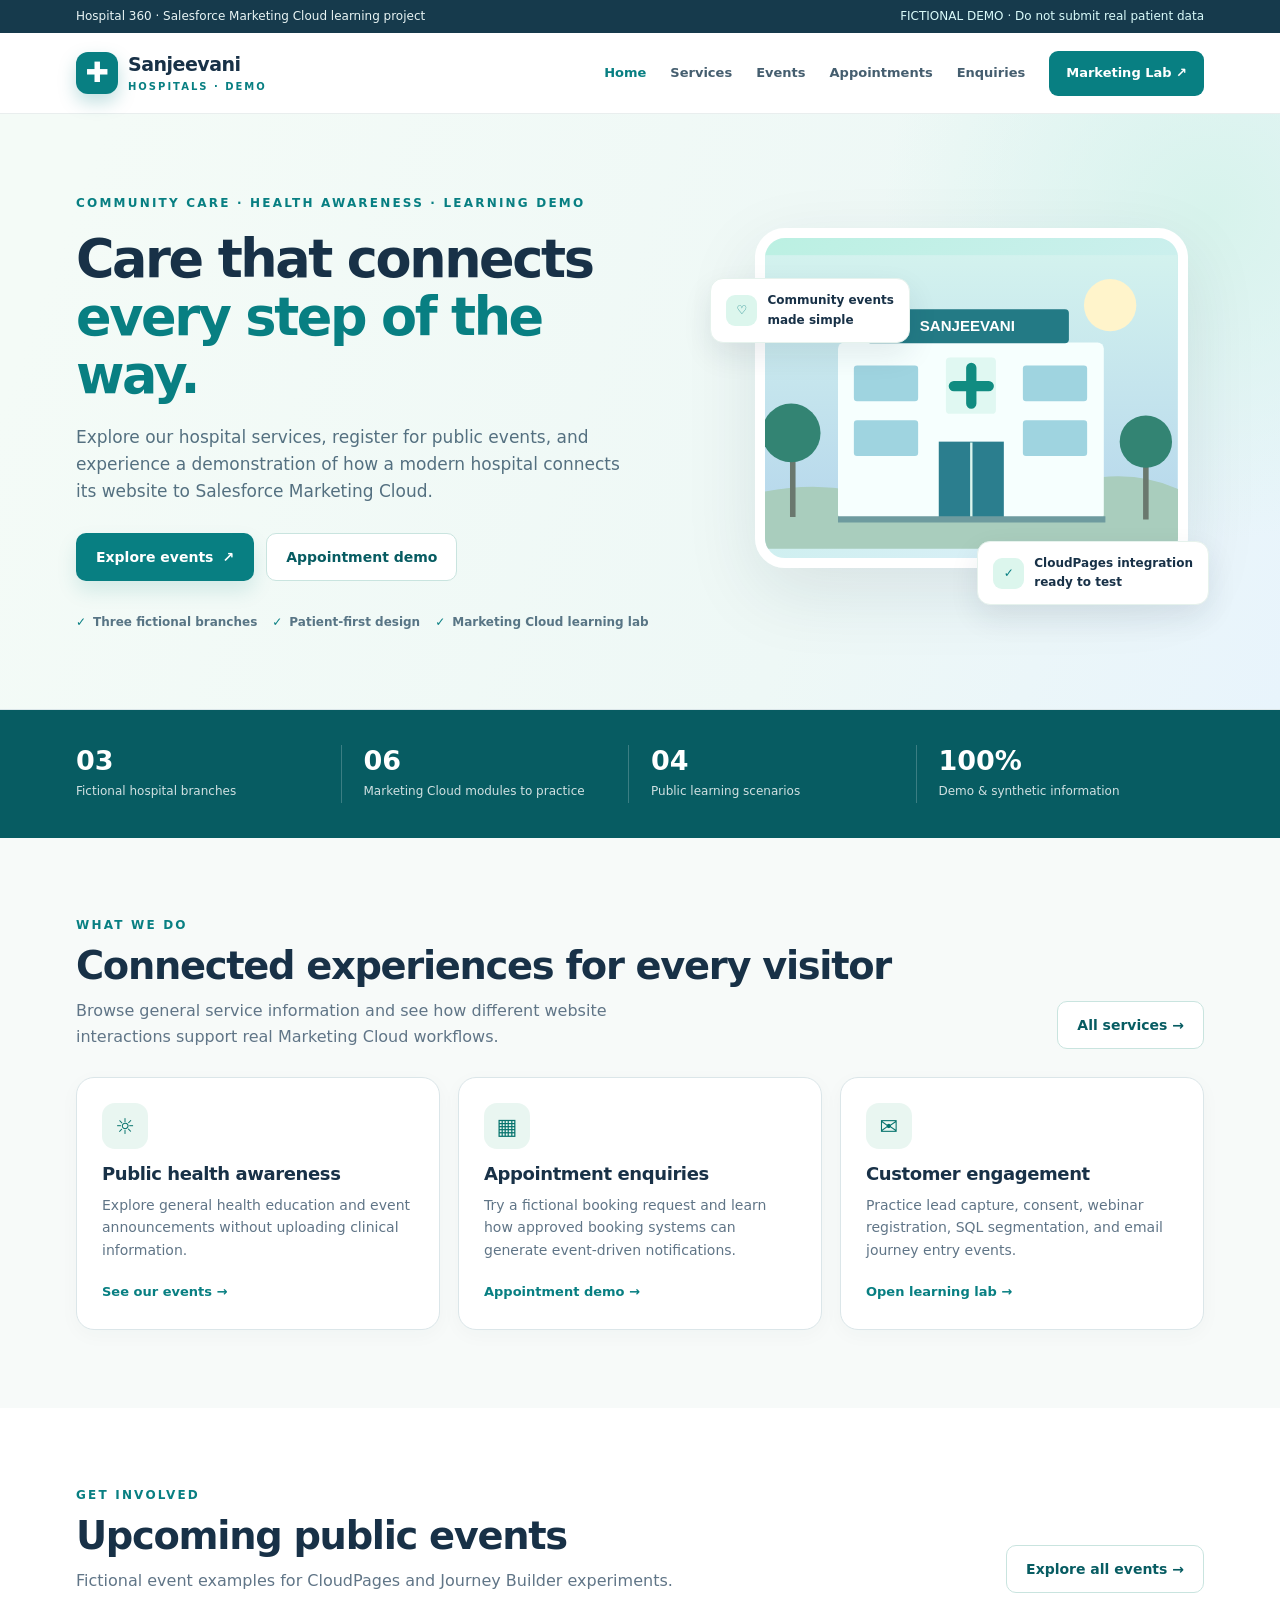
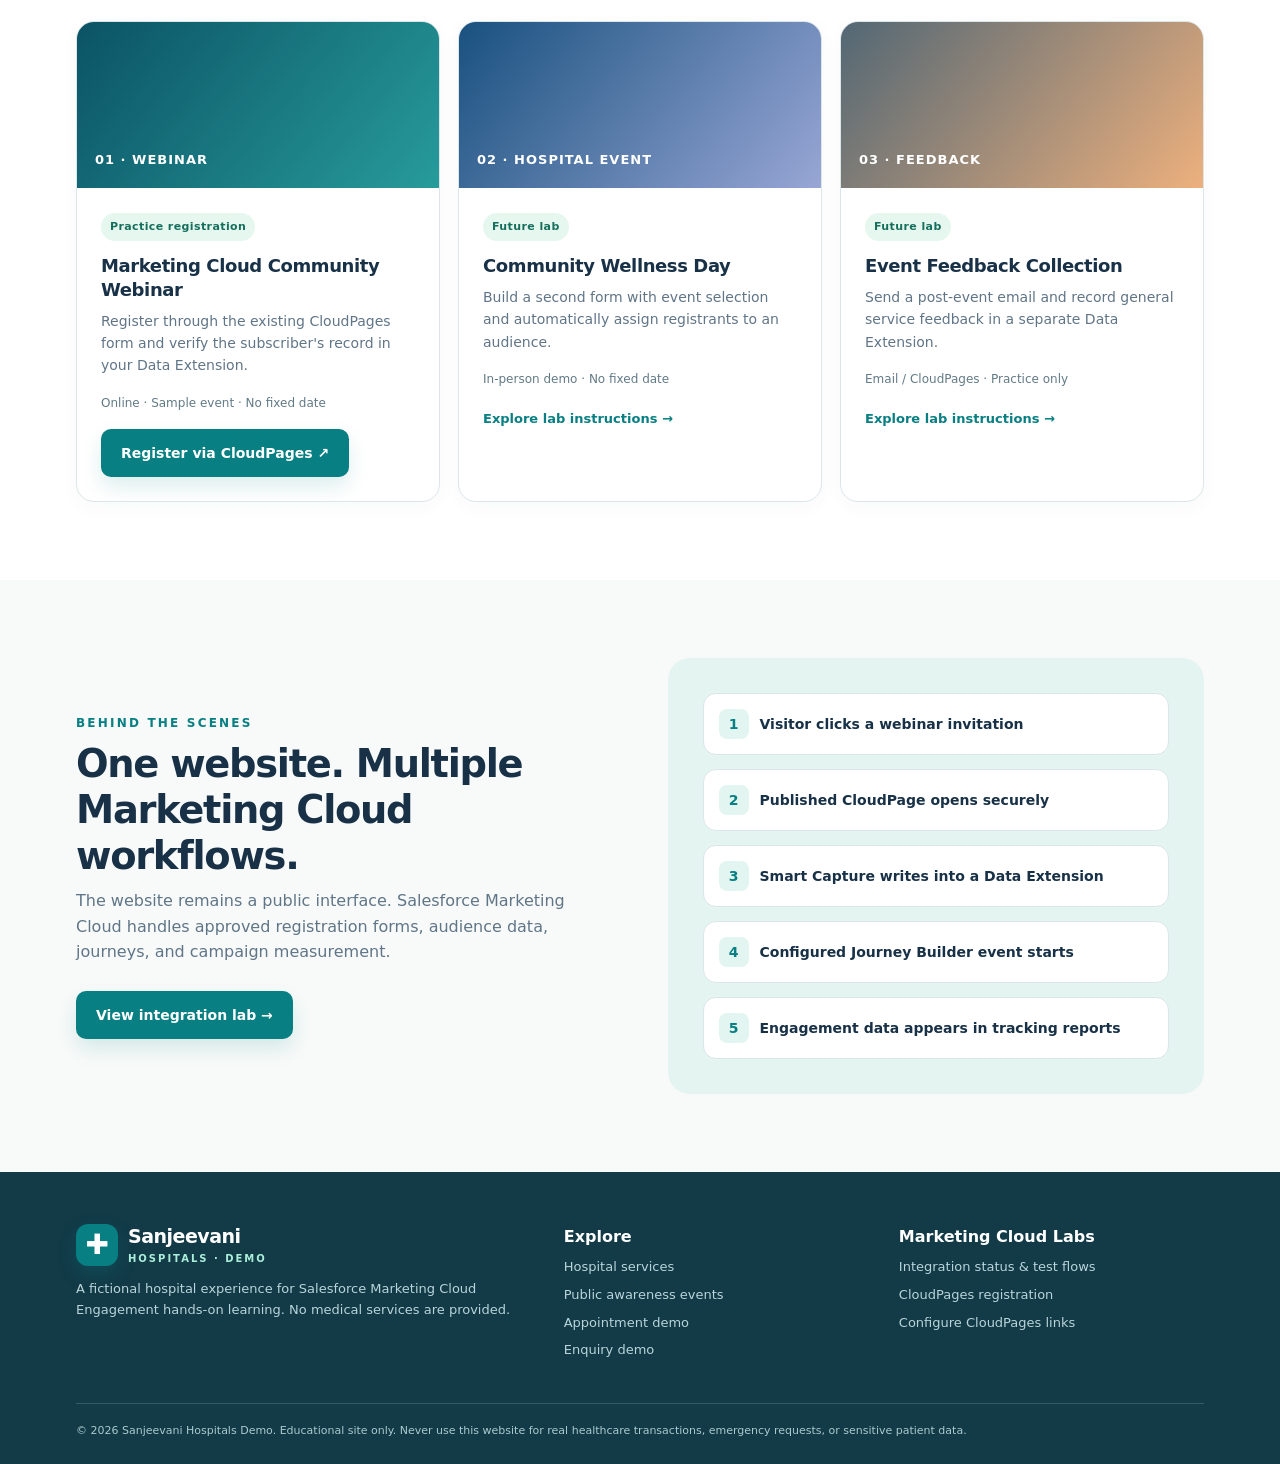
<file: index.html>
<!DOCTYPE html>
<html lang="en"><head><meta charset="utf-8"><meta name="viewport" content="width=device-width, initial-scale=1"><meta name="theme-color" content="#087f82"><meta name="description" content="A fictional Sanjeevani Hospitals website for Salesforce Marketing Cloud integration practice."><title>Home | Sanjeevani Hospitals Demo</title><link rel="stylesheet" href="assets/styles.css"></head><body><div class="utility"><div class="shell"><span>Hospital 360 · Salesforce Marketing Cloud learning project</span><span class="notice">FICTIONAL DEMO · Do not submit real patient data</span></div></div><header class="header"><div class="shell nav"><a class="logo" href="index.html"><span class="logo-mark" aria-hidden="true">✚</span><span>Sanjeevani <small>HOSPITALS · DEMO</small></span></a><button class="mobile-toggle" type="button" aria-label="Toggle navigation" aria-expanded="false">☰ Menu</button><nav class="menu" aria-label="Main navigation"><a class="active" href="index.html">Home</a><a class="" href="services.html">Services</a><a class="" href="events.html">Events</a><a class="" href="appointments.html">Appointments</a><a class="" href="enquiry.html">Enquiries</a><a class=" nav-cta" href="lab.html">Marketing Lab ↗</a></nav></div></header><main><section class="hero"><div class="shell hero-grid"><div><div class="eyebrow">Community care · Health awareness · Learning demo</div><h1>Care that connects <span>every step of the way.</span></h1><p class="lead">Explore our hospital services, register for public events, and experience a demonstration of how a modern hospital connects its website to Salesforce Marketing Cloud.</p><div class="actions"><a class="btn primary" href="events.html">Explore events <span aria-hidden="true">↗</span></a><a class="btn secondary" href="appointments.html">Appointment demo</a></div><div class="trust"><span>Three fictional branches</span><span>Patient-first design</span><span>Marketing Cloud learning lab</span></div></div><div class="illustration"><div class="hospital-art"><svg viewBox="0 0 520 360" role="img" aria-label="Stylized modern hospital building"><defs><linearGradient id="sky" x2="0" y2="1"><stop stop-color="#d3f2ee"/><stop offset="1" stop-color="#b4d5ec"/></linearGradient></defs><rect width="520" height="360" fill="url(#sky)"/><circle cx="435" cy="63" r="33" fill="#fff4cb"/><path d="M-10 300 Q80 280 160 310 T350 298 T540 305 V370 H-10Z" fill="#a9cdbd"/><rect x="92" y="110" width="335" height="225" rx="8" fill="#f6fffe"/><rect x="128" y="68" width="255" height="43" rx="5" fill="#237a85"/><text x="255" y="96" text-anchor="middle" fill="#fff" font-size="19" font-weight="bold" font-family="Arial">SANJEEVANI</text><rect x="228" y="129" width="63" height="71" rx="5" fill="#e0f8f2"/><path d="M260 142 V187 M238 165 H282" stroke="#118c81" stroke-width="13" stroke-linecap="round"/><g fill="#9fd4e0"><rect x="112" y="139" width="81" height="45" rx="4"/><rect x="325" y="139" width="81" height="45" rx="4"/><rect x="112" y="208" width="81" height="45" rx="4"/><rect x="325" y="208" width="81" height="45" rx="4"/></g><rect x="219" y="235" width="82" height="100" fill="#2b7e8e"/><path d="M260 236 V335" stroke="#dcf5ee" stroke-width="3"/><path d="M92 333 H429" stroke="#6e9b9f" stroke-width="8"/><g fill="#338473"><path d="M35 330 v-90" stroke="#6a786e" stroke-width="7"/><circle cx="33" cy="224" r="37"/><path d="M480 333 v-84" stroke="#6a786e" stroke-width="7"/><circle cx="480" cy="235" r="33"/></g></svg></div><div class="floating-tag left"><span class="bubble">♡</span><span>Community events<br>made simple</span></div><div class="floating-tag right"><span class="bubble">✓</span><span>CloudPages integration<br>ready to test</span></div></div></div></section>
<section class="strip"><div class="shell strip-grid"><div class="stat"><strong>03</strong><span>Fictional hospital branches</span></div><div class="stat"><strong>06</strong><span>Marketing Cloud modules to practice</span></div><div class="stat"><strong>04</strong><span>Public learning scenarios</span></div><div class="stat"><strong>100%</strong><span>Demo & synthetic information</span></div></div></section>
<section class="section"><div class="shell"><div class="section-head"><div><div class="eyebrow">What we do</div><h2>Connected experiences for every visitor</h2><p class="section-sub">Browse general service information and see how different website interactions support real Marketing Cloud workflows.</p></div><a class="btn secondary" href="services.html">All services →</a></div><div class="cards"><article class="card"><span class="icon-card">☼</span><h3>Public health awareness</h3><p>Explore general health education and event announcements without uploading clinical information.</p><a class="card-link" href="events.html">See our events →</a></article><article class="card"><span class="icon-card">▦</span><h3>Appointment enquiries</h3><p>Try a fictional booking request and learn how approved booking systems can generate event-driven notifications.</p><a class="card-link" href="appointments.html">Appointment demo →</a></article><article class="card"><span class="icon-card">✉</span><h3>Customer engagement</h3><p>Practice lead capture, consent, webinar registration, SQL segmentation, and email journey entry events.</p><a class="card-link" href="lab.html">Open learning lab →</a></article></div></div></section>
<section class="section alt"><div class="shell"><div class="section-head"><div><div class="eyebrow">Get involved</div><h2>Upcoming public events</h2><p class="section-sub">Fictional event examples for CloudPages and Journey Builder experiments.</p></div><a class="btn secondary" href="events.html">Explore all events →</a></div><div class="cards"><article class="card event-card"><div class="event-image">01 · WEBINAR</div><div class="event-body"><span class="tag">Practice registration</span><h3>Marketing Cloud Community Webinar</h3><p>Register through the existing CloudPages form and verify the subscriber's record in your Data Extension.</p><div class="event-meta">Online · Sample event · No fixed date</div><a class="btn primary" data-cloudpage="webinarCloudPageUrl" href="lab.html">Register via CloudPages ↗</a></div></article><article class="card event-card"><div class="event-image event-two">02 · HOSPITAL EVENT</div><div class="event-body"><span class="tag">Future lab</span><h3>Community Wellness Day</h3><p>Build a second form with event selection and automatically assign registrants to an audience.</p><div class="event-meta">In-person demo · No fixed date</div><a class="card-link" href="lab.html">Explore lab instructions →</a></div></article><article class="card event-card"><div class="event-image event-three">03 · FEEDBACK</div><div class="event-body"><span class="tag">Future lab</span><h3>Event Feedback Collection</h3><p>Send a post-event email and record general service feedback in a separate Data Extension.</p><div class="event-meta">Email / CloudPages · Practice only</div><a class="card-link" href="lab.html">Explore lab instructions →</a></div></article></div></div></section>
<section class="section"><div class="shell feature-layout"><div><div class="eyebrow">Behind the scenes</div><h2>One website. Multiple Marketing Cloud workflows.</h2><p class="section-sub">The website remains a public interface. Salesforce Marketing Cloud handles approved registration forms, audience data, journeys, and campaign measurement.</p><div class="actions" style="margin-top:26px"><a class="btn primary" href="lab.html">View integration lab →</a></div></div><div class="feature-box"><div class="feature-list"><div class="feature-row"><span>1</span> Visitor clicks a webinar invitation</div><div class="feature-row"><span>2</span> Published CloudPage opens securely</div><div class="feature-row"><span>3</span> Smart Capture writes into a Data Extension</div><div class="feature-row"><span>4</span> Configured Journey Builder event starts</div><div class="feature-row"><span>5</span> Engagement data appears in tracking reports</div></div></div></div></section></main><footer class="footer"><div class="shell"><div class="footer-cols"><div><div class="logo"><span class="logo-mark">✚</span><span>Sanjeevani <small style="color:#abefdb">HOSPITALS · DEMO</small></span></div><p>A fictional hospital experience for Salesforce Marketing Cloud Engagement hands-on learning. No medical services are provided.</p></div><div><strong>Explore</strong><a href="services.html">Hospital services</a><a href="events.html">Public awareness events</a><a href="appointments.html">Appointment demo</a><a href="enquiry.html">Enquiry demo</a></div><div><strong>Marketing Cloud Labs</strong><a href="lab.html">Integration status & test flows</a><a href="events.html">CloudPages registration</a><a href="lab.html#integration-status">Configure CloudPages links</a></div></div><div class="copyright">© 2026 Sanjeevani Hospitals Demo. Educational site only. Never use this website for real healthcare transactions, emergency requests, or sensitive patient data.</div></div></footer><script src="assets/config.js"></script><script src="assets/site.js"></script></body></html>
</file>
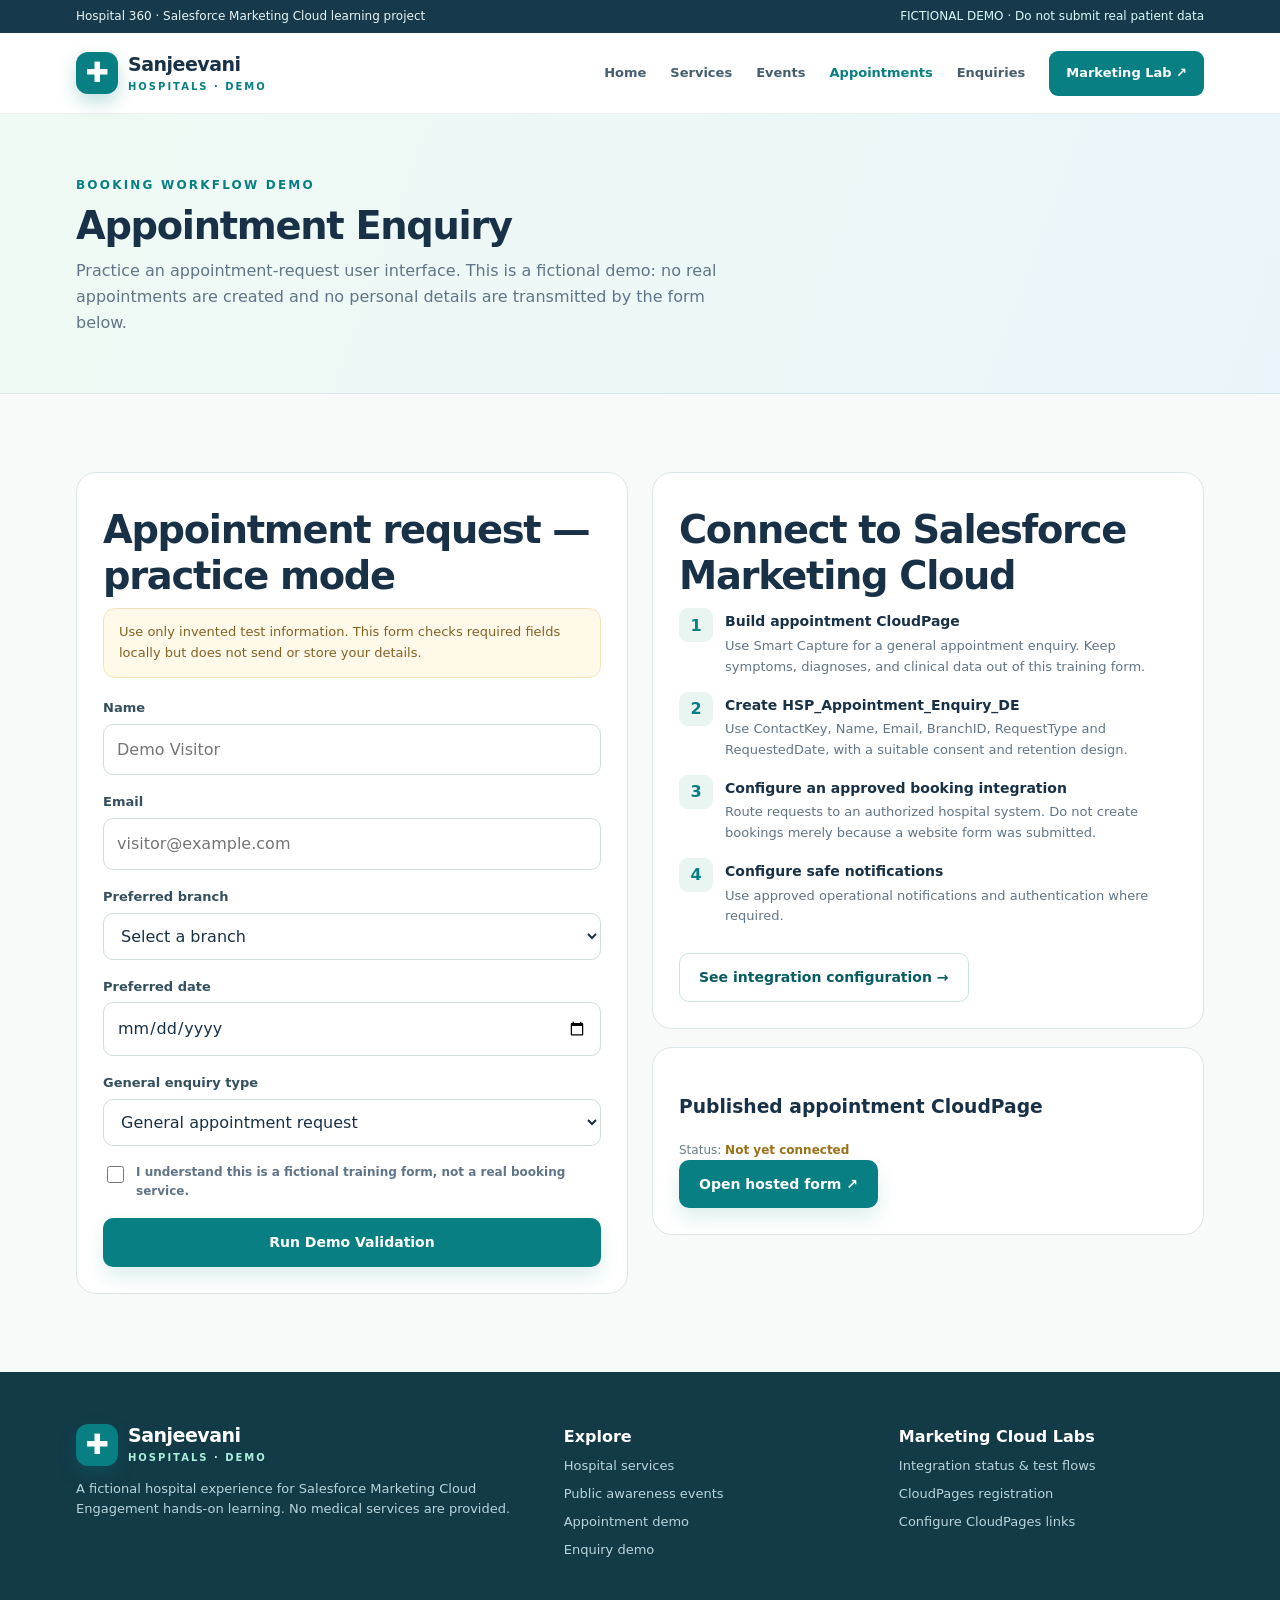
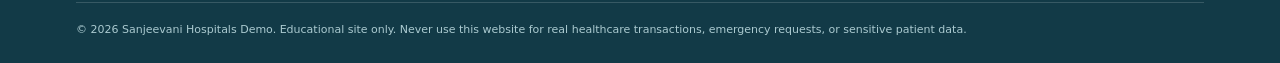
<file: appointments.html>
<!DOCTYPE html>
<html lang="en"><head><meta charset="utf-8"><meta name="viewport" content="width=device-width, initial-scale=1"><meta name="theme-color" content="#087f82"><meta name="description" content="A fictional Sanjeevani Hospitals website for Salesforce Marketing Cloud integration practice."><title>Appointment Enquiry Demo | Sanjeevani Hospitals Demo</title><link rel="stylesheet" href="assets/styles.css"></head><body><div class="utility"><div class="shell"><span>Hospital 360 · Salesforce Marketing Cloud learning project</span><span class="notice">FICTIONAL DEMO · Do not submit real patient data</span></div></div><header class="header"><div class="shell nav"><a class="logo" href="index.html"><span class="logo-mark" aria-hidden="true">✚</span><span>Sanjeevani <small>HOSPITALS · DEMO</small></span></a><button class="mobile-toggle" type="button" aria-label="Toggle navigation" aria-expanded="false">☰ Menu</button><nav class="menu" aria-label="Main navigation"><a class="" href="index.html">Home</a><a class="" href="services.html">Services</a><a class="" href="events.html">Events</a><a class="active" href="appointments.html">Appointments</a><a class="" href="enquiry.html">Enquiries</a><a class=" nav-cta" href="lab.html">Marketing Lab ↗</a></nav></div></header><main><div class="page-head"><div class="shell"><div class="eyebrow">Booking workflow demo</div><h1>Appointment Enquiry</h1><p>Practice an appointment-request user interface. This is a fictional demo: no real appointments are created and no personal details are transmitted by the form below.</p></div></div><section class="section"><div class="shell two-col"><div class="panel"><h2 class="small-heading">Appointment request — practice mode</h2><div class="alert warning">Use only invented test information. This form checks required fields locally but does not send or store your details.</div><form class="form" data-demo style="margin-top:20px"><div class="field"><label for="a-name">Name</label><input required id="a-name" placeholder="Demo Visitor" autocomplete="off"></div><div class="field"><label for="a-email">Email</label><input type="email" required id="a-email" placeholder="visitor@example.com" autocomplete="off"></div><div class="field"><label for="a-branch">Preferred branch</label><select required id="a-branch"><option value="">Select a branch</option><option>HYD-01 — Sanjeevani Central</option><option>HYD-02 — Sanjeevani North</option><option>HYD-03 — Sanjeevani East</option></select></div><div class="field"><label for="a-date">Preferred date</label><input type="date" id="a-date" required></div><div class="field"><label for="a-type">General enquiry type</label><select id="a-type"><option>General appointment request</option><option>Reschedule request</option><option>Callback request</option></select></div><div class="field"><label class="check-label"><input required type="checkbox"> I understand this is a fictional training form, not a real booking service.</label></div><button type="submit" class="btn primary">Run Demo Validation</button><div class="alert preview-msg" role="status"></div></form></div><div><div class="panel"><h2 class="small-heading">Connect to Salesforce Marketing Cloud</h2><div class="step-list"><div class="step"><span class="step-number">1</span><div><strong class="steps-title">Build appointment CloudPage</strong><p>Use Smart Capture for a general appointment enquiry. Keep symptoms, diagnoses, and clinical data out of this training form.</p></div></div><div class="step"><span class="step-number">2</span><div><strong class="steps-title">Create HSP_Appointment_Enquiry_DE</strong><p>Use ContactKey, Name, Email, BranchID, RequestType and RequestedDate, with a suitable consent and retention design.</p></div></div><div class="step"><span class="step-number">3</span><div><strong class="steps-title">Configure an approved booking integration</strong><p>Route requests to an authorized hospital system. Do not create bookings merely because a website form was submitted.</p></div></div><div class="step"><span class="step-number">4</span><div><strong class="steps-title">Configure safe notifications</strong><p>Use approved operational notifications and authentication where required.</p></div></div></div><a class="btn secondary" href="lab.html#integration-status" style="margin-top:24px">See integration configuration →</a></div><div class="panel" style="margin-top:18px"><h3>Published appointment CloudPage</h3><p class="hint">Status: <strong data-connection-status="appointmentCloudPageUrl">Checking…</strong></p><a class="btn primary" href="#" data-cloudpage="appointmentCloudPageUrl">Open hosted form ↗</a></div></div></div></section></main><footer class="footer"><div class="shell"><div class="footer-cols"><div><div class="logo"><span class="logo-mark">✚</span><span>Sanjeevani <small style="color:#abefdb">HOSPITALS · DEMO</small></span></div><p>A fictional hospital experience for Salesforce Marketing Cloud Engagement hands-on learning. No medical services are provided.</p></div><div><strong>Explore</strong><a href="services.html">Hospital services</a><a href="events.html">Public awareness events</a><a href="appointments.html">Appointment demo</a><a href="enquiry.html">Enquiry demo</a></div><div><strong>Marketing Cloud Labs</strong><a href="lab.html">Integration status & test flows</a><a href="events.html">CloudPages registration</a><a href="lab.html#integration-status">Configure CloudPages links</a></div></div><div class="copyright">© 2026 Sanjeevani Hospitals Demo. Educational site only. Never use this website for real healthcare transactions, emergency requests, or sensitive patient data.</div></div></footer><script src="assets/config.js"></script><script src="assets/site.js"></script></body></html>
</file>
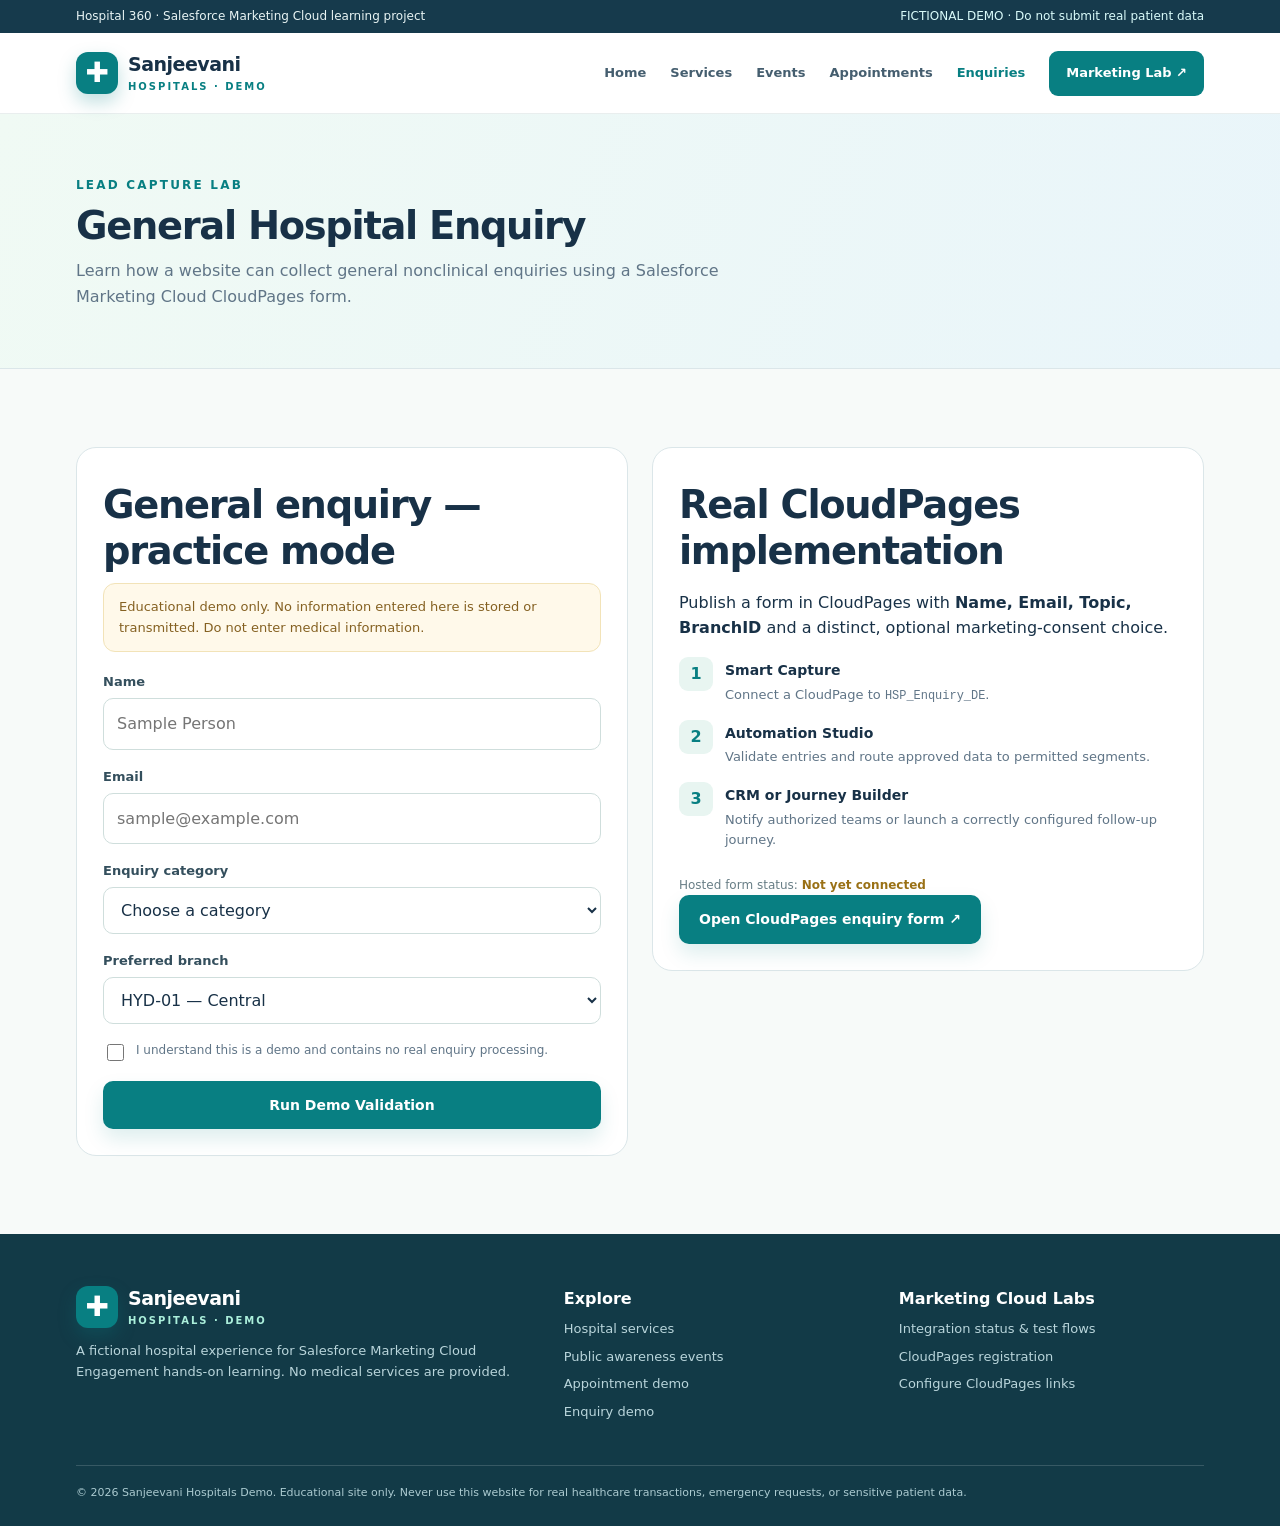
<file: enquiry.html>
<!DOCTYPE html>
<html lang="en"><head><meta charset="utf-8"><meta name="viewport" content="width=device-width, initial-scale=1"><meta name="theme-color" content="#087f82"><meta name="description" content="A fictional Sanjeevani Hospitals website for Salesforce Marketing Cloud integration practice."><title>General Enquiry Demo | Sanjeevani Hospitals Demo</title><link rel="stylesheet" href="assets/styles.css"></head><body><div class="utility"><div class="shell"><span>Hospital 360 · Salesforce Marketing Cloud learning project</span><span class="notice">FICTIONAL DEMO · Do not submit real patient data</span></div></div><header class="header"><div class="shell nav"><a class="logo" href="index.html"><span class="logo-mark" aria-hidden="true">✚</span><span>Sanjeevani <small>HOSPITALS · DEMO</small></span></a><button class="mobile-toggle" type="button" aria-label="Toggle navigation" aria-expanded="false">☰ Menu</button><nav class="menu" aria-label="Main navigation"><a class="" href="index.html">Home</a><a class="" href="services.html">Services</a><a class="" href="events.html">Events</a><a class="" href="appointments.html">Appointments</a><a class="active" href="enquiry.html">Enquiries</a><a class=" nav-cta" href="lab.html">Marketing Lab ↗</a></nav></div></header><main><div class="page-head"><div class="shell"><div class="eyebrow">Lead capture lab</div><h1>General Hospital Enquiry</h1><p>Learn how a website can collect general nonclinical enquiries using a Salesforce Marketing Cloud CloudPages form.</p></div></div><section class="section"><div class="shell two-col"><div class="panel"><h2 class="small-heading">General enquiry — practice mode</h2><div class="alert warning">Educational demo only. No information entered here is stored or transmitted. Do not enter medical information.</div><form class="form" data-demo style="margin-top:20px"><div class="field"><label for="e-name">Name</label><input required id="e-name" placeholder="Sample Person" autocomplete="off"></div><div class="field"><label for="e-email">Email</label><input type="email" required id="e-email" placeholder="sample@example.com" autocomplete="off"></div><div class="field"><label for="e-topic">Enquiry category</label><select id="e-topic" required><option value="">Choose a category</option><option>Upcoming public events</option><option>General visitor information</option><option>Newsletter enquiry</option></select></div><div class="field"><label for="e-branch">Preferred branch</label><select id="e-branch"><option>HYD-01 — Central</option><option>HYD-02 — North</option><option>HYD-03 — East</option></select></div><label class="check-label"><input type="checkbox" required> I understand this is a demo and contains no real enquiry processing.</label><button class="btn primary" type="submit">Run Demo Validation</button><div class="alert preview-msg" role="status"></div></form></div><div><div class="panel"><h2 class="small-heading">Real CloudPages implementation</h2><p>Publish a form in CloudPages with <strong>Name, Email, Topic, BranchID</strong> and a distinct, optional marketing-consent choice.</p><div class="step-list"><div class="step"><span class="step-number">1</span><div><strong class="steps-title">Smart Capture</strong><p>Connect a CloudPage to <span class="mono">HSP_Enquiry_DE</span>.</p></div></div><div class="step"><span class="step-number">2</span><div><strong class="steps-title">Automation Studio</strong><p>Validate entries and route approved data to permitted segments.</p></div></div><div class="step"><span class="step-number">3</span><div><strong class="steps-title">CRM or Journey Builder</strong><p>Notify authorized teams or launch a correctly configured follow-up journey.</p></div></div></div><p class="hint" style="margin-top:23px">Hosted form status: <strong data-connection-status="enquiryCloudPageUrl">Checking…</strong></p><a class="btn primary" data-cloudpage="enquiryCloudPageUrl" href="#">Open CloudPages enquiry form ↗</a></div></div></div></section></main><footer class="footer"><div class="shell"><div class="footer-cols"><div><div class="logo"><span class="logo-mark">✚</span><span>Sanjeevani <small style="color:#abefdb">HOSPITALS · DEMO</small></span></div><p>A fictional hospital experience for Salesforce Marketing Cloud Engagement hands-on learning. No medical services are provided.</p></div><div><strong>Explore</strong><a href="services.html">Hospital services</a><a href="events.html">Public awareness events</a><a href="appointments.html">Appointment demo</a><a href="enquiry.html">Enquiry demo</a></div><div><strong>Marketing Cloud Labs</strong><a href="lab.html">Integration status & test flows</a><a href="events.html">CloudPages registration</a><a href="lab.html#integration-status">Configure CloudPages links</a></div></div><div class="copyright">© 2026 Sanjeevani Hospitals Demo. Educational site only. Never use this website for real healthcare transactions, emergency requests, or sensitive patient data.</div></div></footer><script src="assets/config.js"></script><script src="assets/site.js"></script></body></html>
</file>
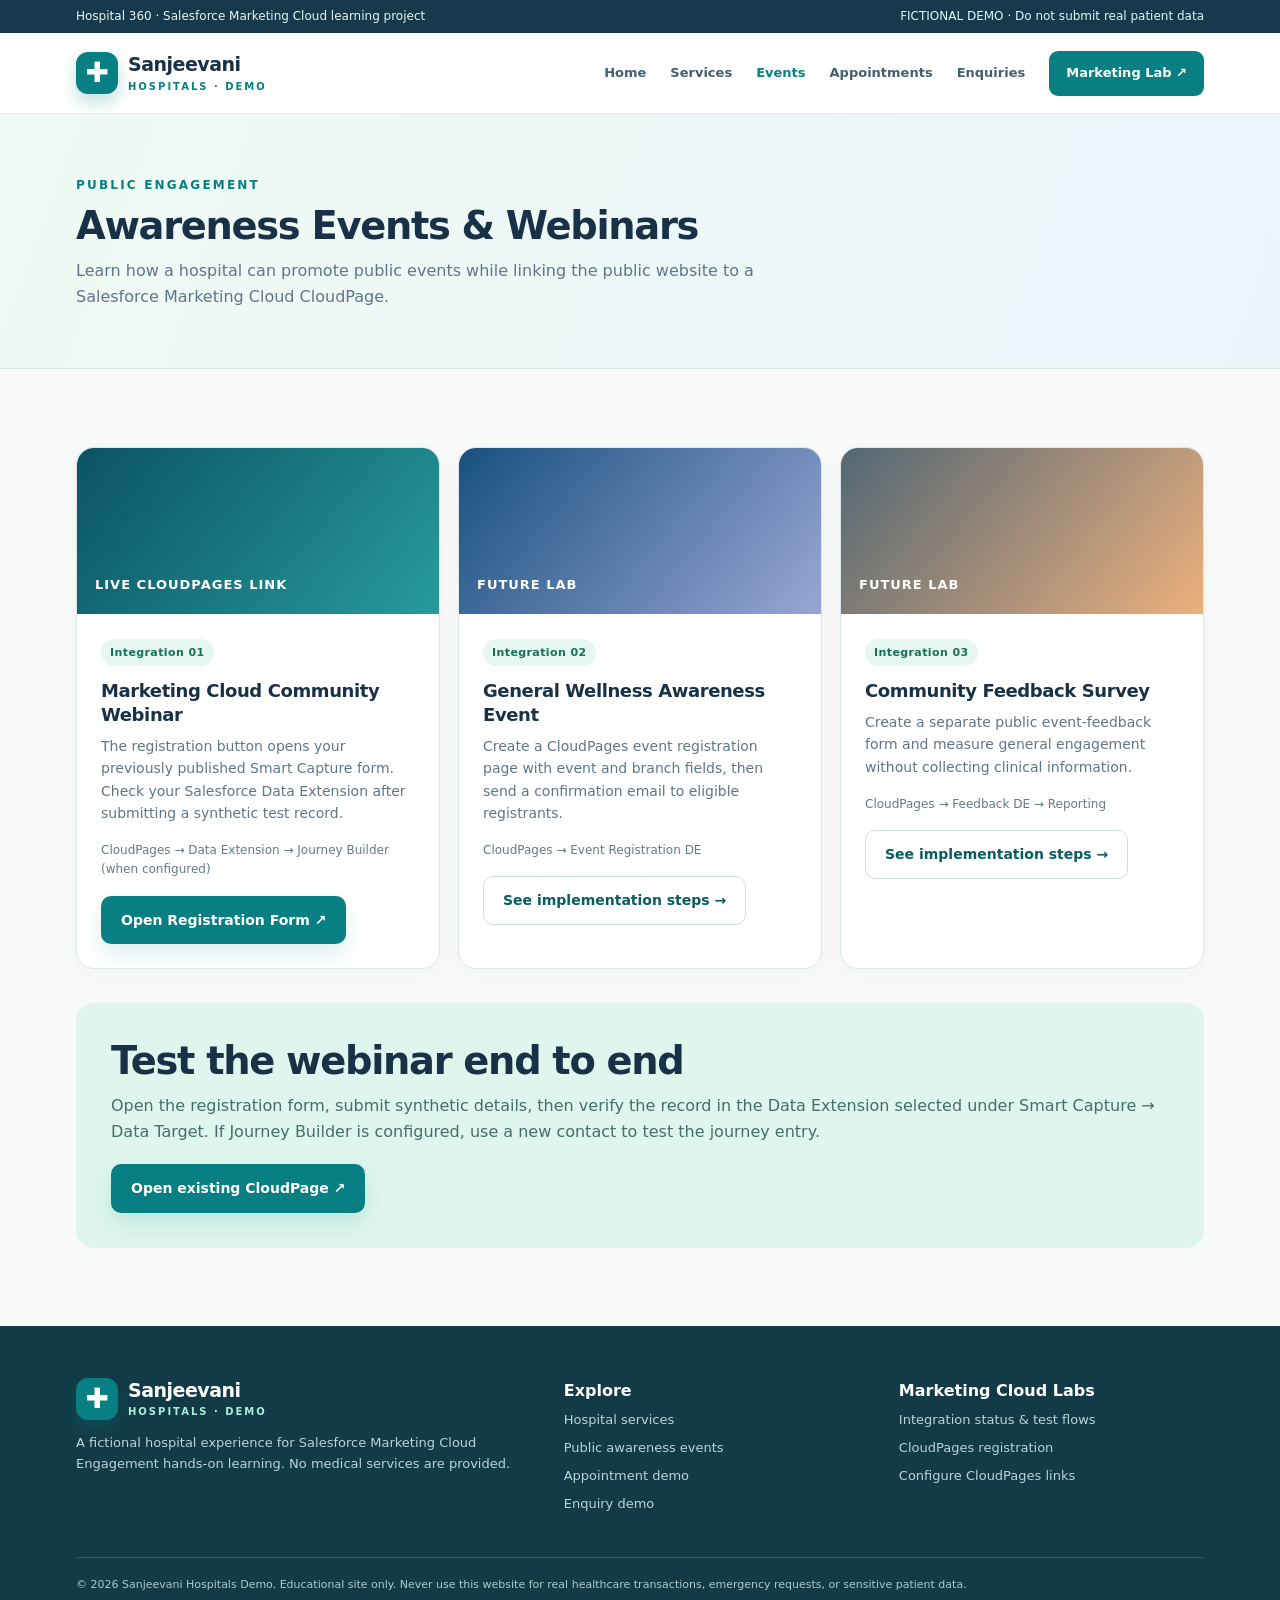
<file: events.html>
<!DOCTYPE html>
<html lang="en"><head><meta charset="utf-8"><meta name="viewport" content="width=device-width, initial-scale=1"><meta name="theme-color" content="#087f82"><meta name="description" content="A fictional Sanjeevani Hospitals website for Salesforce Marketing Cloud integration practice."><title>Events and Webinars | Sanjeevani Hospitals Demo</title><link rel="stylesheet" href="assets/styles.css"></head><body><div class="utility"><div class="shell"><span>Hospital 360 · Salesforce Marketing Cloud learning project</span><span class="notice">FICTIONAL DEMO · Do not submit real patient data</span></div></div><header class="header"><div class="shell nav"><a class="logo" href="index.html"><span class="logo-mark" aria-hidden="true">✚</span><span>Sanjeevani <small>HOSPITALS · DEMO</small></span></a><button class="mobile-toggle" type="button" aria-label="Toggle navigation" aria-expanded="false">☰ Menu</button><nav class="menu" aria-label="Main navigation"><a class="" href="index.html">Home</a><a class="" href="services.html">Services</a><a class="active" href="events.html">Events</a><a class="" href="appointments.html">Appointments</a><a class="" href="enquiry.html">Enquiries</a><a class=" nav-cta" href="lab.html">Marketing Lab ↗</a></nav></div></header><main><div class="page-head"><div class="shell"><div class="eyebrow">Public engagement</div><h1>Awareness Events & Webinars</h1><p>Learn how a hospital can promote public events while linking the public website to a Salesforce Marketing Cloud CloudPage.</p></div></div><section class="section"><div class="shell"><div class="cards"><article class="card event-card"><div class="event-image">LIVE CLOUDPAGES LINK</div><div class="event-body"><span class="tag">Integration 01</span><h3>Marketing Cloud Community Webinar</h3><p>The registration button opens your previously published Smart Capture form. Check your Salesforce Data Extension after submitting a synthetic test record.</p><div class="event-meta">CloudPages → Data Extension → Journey Builder (when configured)</div><a class="btn primary" href="#" data-cloudpage="webinarCloudPageUrl">Open Registration Form ↗</a></div></article><article class="card event-card"><div class="event-image event-two">FUTURE LAB</div><div class="event-body"><span class="tag">Integration 02</span><h3>General Wellness Awareness Event</h3><p>Create a CloudPages event registration page with event and branch fields, then send a confirmation email to eligible registrants.</p><div class="event-meta">CloudPages → Event Registration DE</div><a class="btn secondary" href="lab.html">See implementation steps →</a></div></article><article class="card event-card"><div class="event-image event-three">FUTURE LAB</div><div class="event-body"><span class="tag">Integration 03</span><h3>Community Feedback Survey</h3><p>Create a separate public event-feedback form and measure general engagement without collecting clinical information.</p><div class="event-meta">CloudPages → Feedback DE → Reporting</div><a class="btn secondary" href="lab.html">See implementation steps →</a></div></article></div><div class="summary" style="margin-top:34px"><h2 style="margin-top:0">Test the webinar end to end</h2><p>Open the registration form, submit synthetic details, then verify the record in the Data Extension selected under Smart Capture → Data Target. If Journey Builder is configured, use a new contact to test the journey entry.</p><a class="btn primary" data-cloudpage="webinarCloudPageUrl" href="#">Open existing CloudPage ↗</a></div></div></section></main><footer class="footer"><div class="shell"><div class="footer-cols"><div><div class="logo"><span class="logo-mark">✚</span><span>Sanjeevani <small style="color:#abefdb">HOSPITALS · DEMO</small></span></div><p>A fictional hospital experience for Salesforce Marketing Cloud Engagement hands-on learning. No medical services are provided.</p></div><div><strong>Explore</strong><a href="services.html">Hospital services</a><a href="events.html">Public awareness events</a><a href="appointments.html">Appointment demo</a><a href="enquiry.html">Enquiry demo</a></div><div><strong>Marketing Cloud Labs</strong><a href="lab.html">Integration status & test flows</a><a href="events.html">CloudPages registration</a><a href="lab.html#integration-status">Configure CloudPages links</a></div></div><div class="copyright">© 2026 Sanjeevani Hospitals Demo. Educational site only. Never use this website for real healthcare transactions, emergency requests, or sensitive patient data.</div></div></footer><script src="assets/config.js"></script><script src="assets/site.js"></script></body></html>
</file>
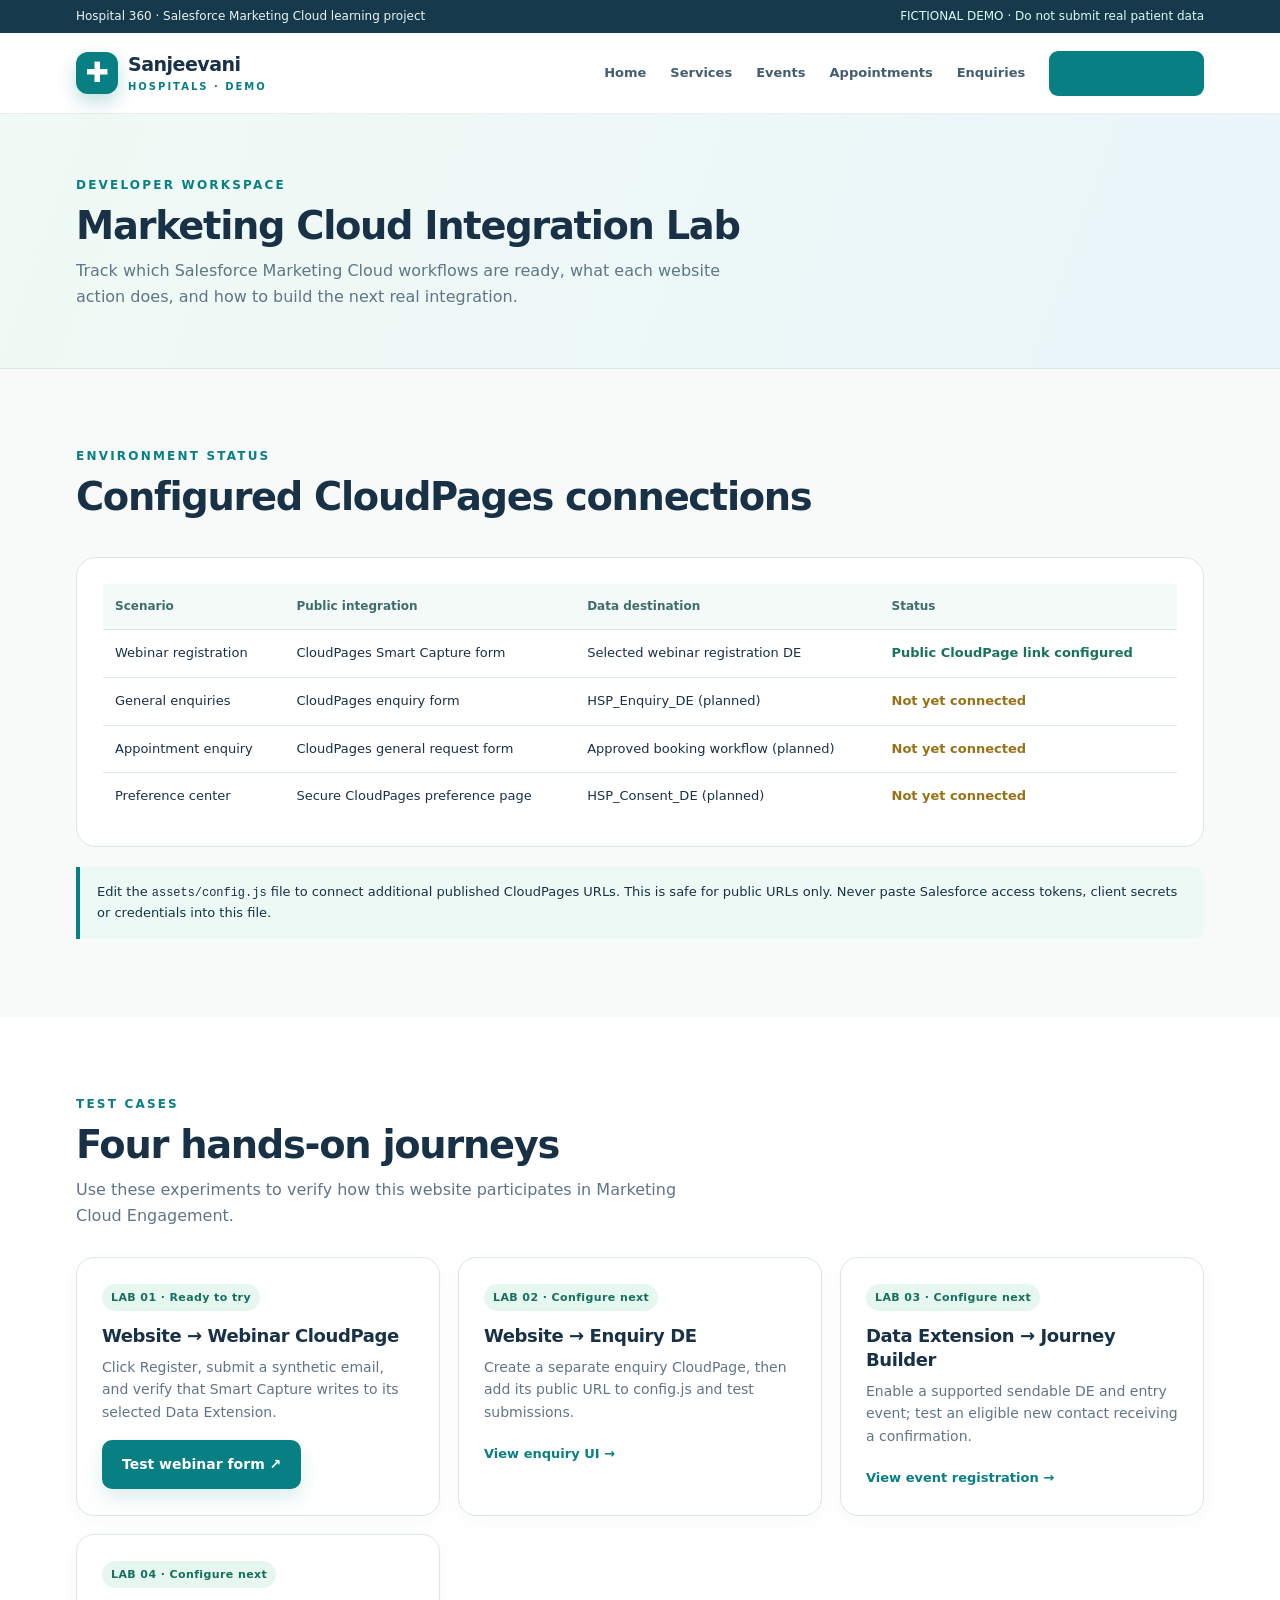
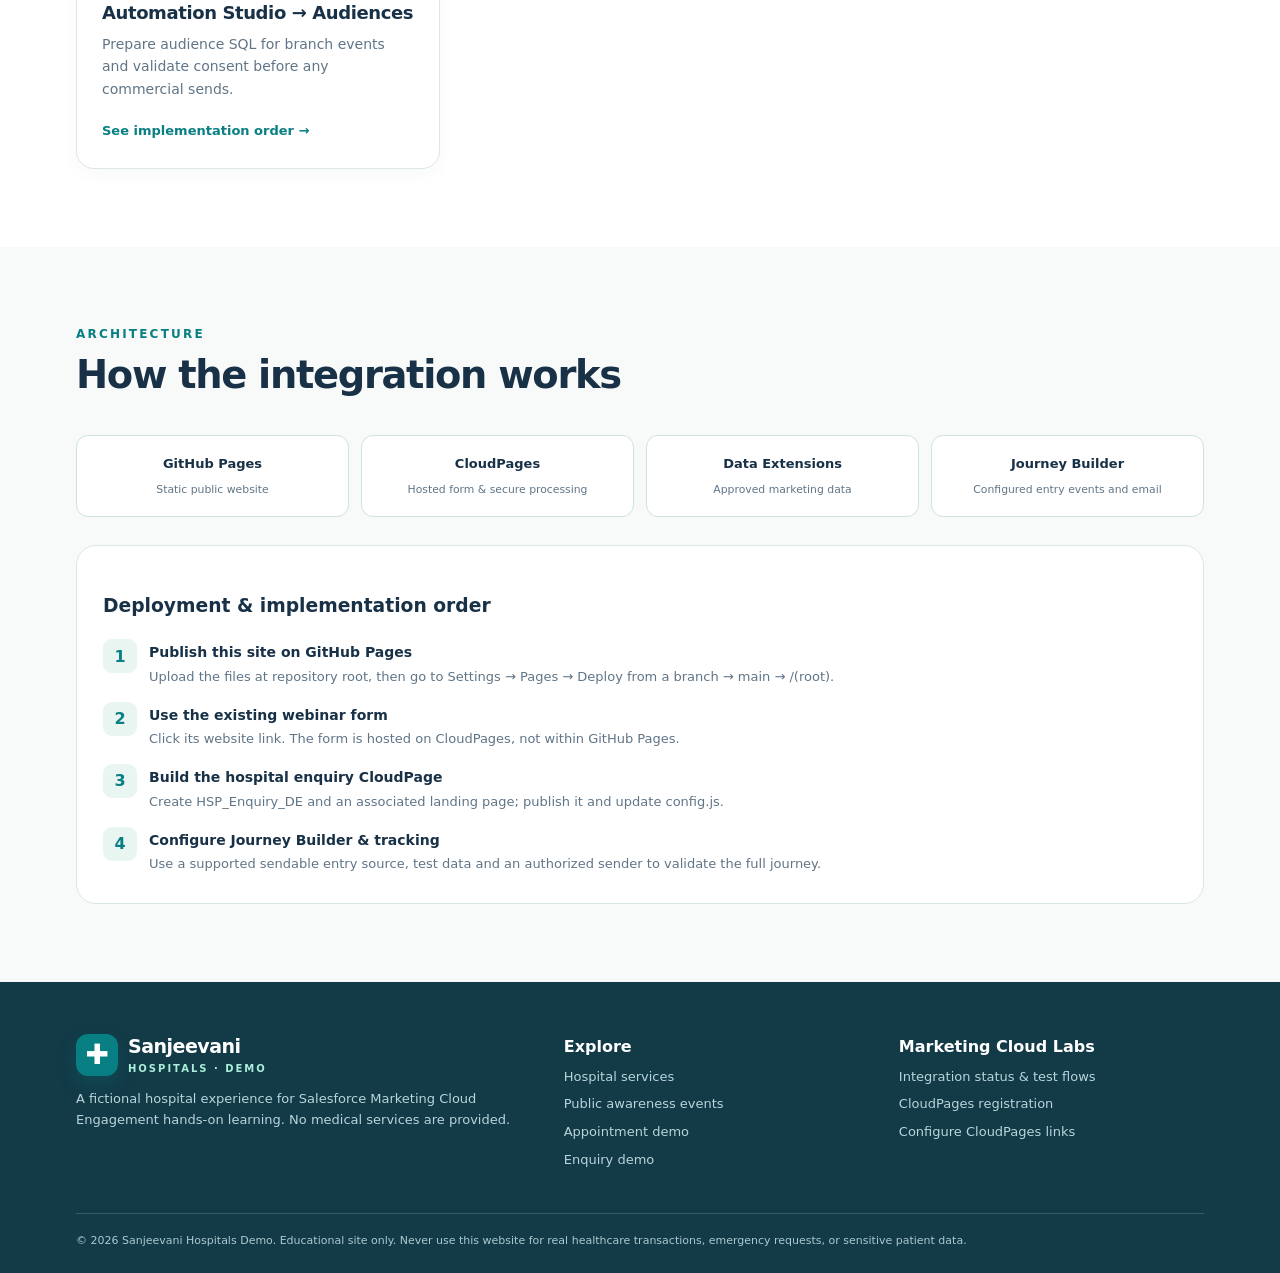
<file: lab.html>
<!DOCTYPE html>
<html lang="en"><head><meta charset="utf-8"><meta name="viewport" content="width=device-width, initial-scale=1"><meta name="theme-color" content="#087f82"><meta name="description" content="A fictional Sanjeevani Hospitals website for Salesforce Marketing Cloud integration practice."><title>Marketing Cloud Lab | Sanjeevani Hospitals Demo</title><link rel="stylesheet" href="assets/styles.css"></head><body><div class="utility"><div class="shell"><span>Hospital 360 · Salesforce Marketing Cloud learning project</span><span class="notice">FICTIONAL DEMO · Do not submit real patient data</span></div></div><header class="header"><div class="shell nav"><a class="logo" href="index.html"><span class="logo-mark" aria-hidden="true">✚</span><span>Sanjeevani <small>HOSPITALS · DEMO</small></span></a><button class="mobile-toggle" type="button" aria-label="Toggle navigation" aria-expanded="false">☰ Menu</button><nav class="menu" aria-label="Main navigation"><a class="" href="index.html">Home</a><a class="" href="services.html">Services</a><a class="" href="events.html">Events</a><a class="" href="appointments.html">Appointments</a><a class="" href="enquiry.html">Enquiries</a><a class="active nav-cta" href="lab.html">Marketing Lab ↗</a></nav></div></header><main><div class="page-head"><div class="shell"><div class="eyebrow">Developer workspace</div><h1>Marketing Cloud Integration Lab</h1><p>Track which Salesforce Marketing Cloud workflows are ready, what each website action does, and how to build the next real integration.</p></div></div><section class="section"><div class="shell"><div class="section-head"><div><div class="eyebrow">Environment status</div><h2 id="integration-status">Configured CloudPages connections</h2></div></div><div class="panel" style="overflow-x:auto"><table class="lab-table"><thead><tr><th>Scenario</th><th>Public integration</th><th>Data destination</th><th>Status</th></tr></thead><tbody><tr><td>Webinar registration</td><td>CloudPages Smart Capture form</td><td>Selected webinar registration DE</td><td><strong data-connection-status="webinarCloudPageUrl">Checking</strong></td></tr><tr><td>General enquiries</td><td>CloudPages enquiry form</td><td>HSP_Enquiry_DE (planned)</td><td><strong data-connection-status="enquiryCloudPageUrl">Checking</strong></td></tr><tr><td>Appointment enquiry</td><td>CloudPages general request form</td><td>Approved booking workflow (planned)</td><td><strong data-connection-status="appointmentCloudPageUrl">Checking</strong></td></tr><tr><td>Preference center</td><td>Secure CloudPages preference page</td><td>HSP_Consent_DE (planned)</td><td><strong data-connection-status="preferencesCloudPageUrl">Checking</strong></td></tr></tbody></table></div><div class="info-box" style="margin-top:20px">Edit the <span class="mono">assets/config.js</span> file to connect additional published CloudPages URLs. This is safe for public URLs only. Never paste Salesforce access tokens, client secrets or credentials into this file.</div></div></section>
<section class="section alt"><div class="shell"><div class="section-head"><div><div class="eyebrow">Test cases</div><h2>Four hands-on journeys</h2><p class="section-sub">Use these experiments to verify how this website participates in Marketing Cloud Engagement.</p></div></div><div class="cards"><article class="card"><span class="pill">LAB 01 · Ready to try</span><h3>Website → Webinar CloudPage</h3><p>Click Register, submit a synthetic email, and verify that Smart Capture writes to its selected Data Extension.</p><a class="btn primary" data-cloudpage="webinarCloudPageUrl" href="#">Test webinar form ↗</a></article><article class="card"><span class="pill">LAB 02 · Configure next</span><h3>Website → Enquiry DE</h3><p>Create a separate enquiry CloudPage, then add its public URL to config.js and test submissions.</p><a class="card-link" href="enquiry.html">View enquiry UI →</a></article><article class="card"><span class="pill">LAB 03 · Configure next</span><h3>Data Extension → Journey Builder</h3><p>Enable a supported sendable DE and entry event; test an eligible new contact receiving a confirmation.</p><a class="card-link" href="events.html">View event registration →</a></article><article class="card"><span class="pill">LAB 04 · Configure next</span><h3>Automation Studio → Audiences</h3><p>Prepare audience SQL for branch events and validate consent before any commercial sends.</p><a class="card-link" href="#guide">See implementation order →</a></article></div></div></section>
<section class="section"><div class="shell"><div class="section-head"><div><div class="eyebrow">Architecture</div><h2>How the integration works</h2></div></div><div class="flow-grid"><div class="flow-item">GitHub Pages<small>Static public website</small></div><div class="flow-item">CloudPages<small>Hosted form & secure processing</small></div><div class="flow-item">Data Extensions<small>Approved marketing data</small></div><div class="flow-item">Journey Builder<small>Configured entry events and email</small></div></div><div id="guide" class="panel" style="margin-top:28px"><h3>Deployment & implementation order</h3><div class="step-list"><div class="step"><span class="step-number">1</span><div><strong class="steps-title">Publish this site on GitHub Pages</strong><p>Upload the files at repository root, then go to Settings → Pages → Deploy from a branch → main → /(root).</p></div></div><div class="step"><span class="step-number">2</span><div><strong class="steps-title">Use the existing webinar form</strong><p>Click its website link. The form is hosted on CloudPages, not within GitHub Pages.</p></div></div><div class="step"><span class="step-number">3</span><div><strong class="steps-title">Build the hospital enquiry CloudPage</strong><p>Create HSP_Enquiry_DE and an associated landing page; publish it and update config.js.</p></div></div><div class="step"><span class="step-number">4</span><div><strong class="steps-title">Configure Journey Builder & tracking</strong><p>Use a supported sendable entry source, test data and an authorized sender to validate the full journey.</p></div></div></div></div></div></section></main><footer class="footer"><div class="shell"><div class="footer-cols"><div><div class="logo"><span class="logo-mark">✚</span><span>Sanjeevani <small style="color:#abefdb">HOSPITALS · DEMO</small></span></div><p>A fictional hospital experience for Salesforce Marketing Cloud Engagement hands-on learning. No medical services are provided.</p></div><div><strong>Explore</strong><a href="services.html">Hospital services</a><a href="events.html">Public awareness events</a><a href="appointments.html">Appointment demo</a><a href="enquiry.html">Enquiry demo</a></div><div><strong>Marketing Cloud Labs</strong><a href="lab.html">Integration status & test flows</a><a href="events.html">CloudPages registration</a><a href="lab.html#integration-status">Configure CloudPages links</a></div></div><div class="copyright">© 2026 Sanjeevani Hospitals Demo. Educational site only. Never use this website for real healthcare transactions, emergency requests, or sensitive patient data.</div></div></footer><script src="assets/config.js"></script><script src="assets/site.js"></script></body></html>
</file>
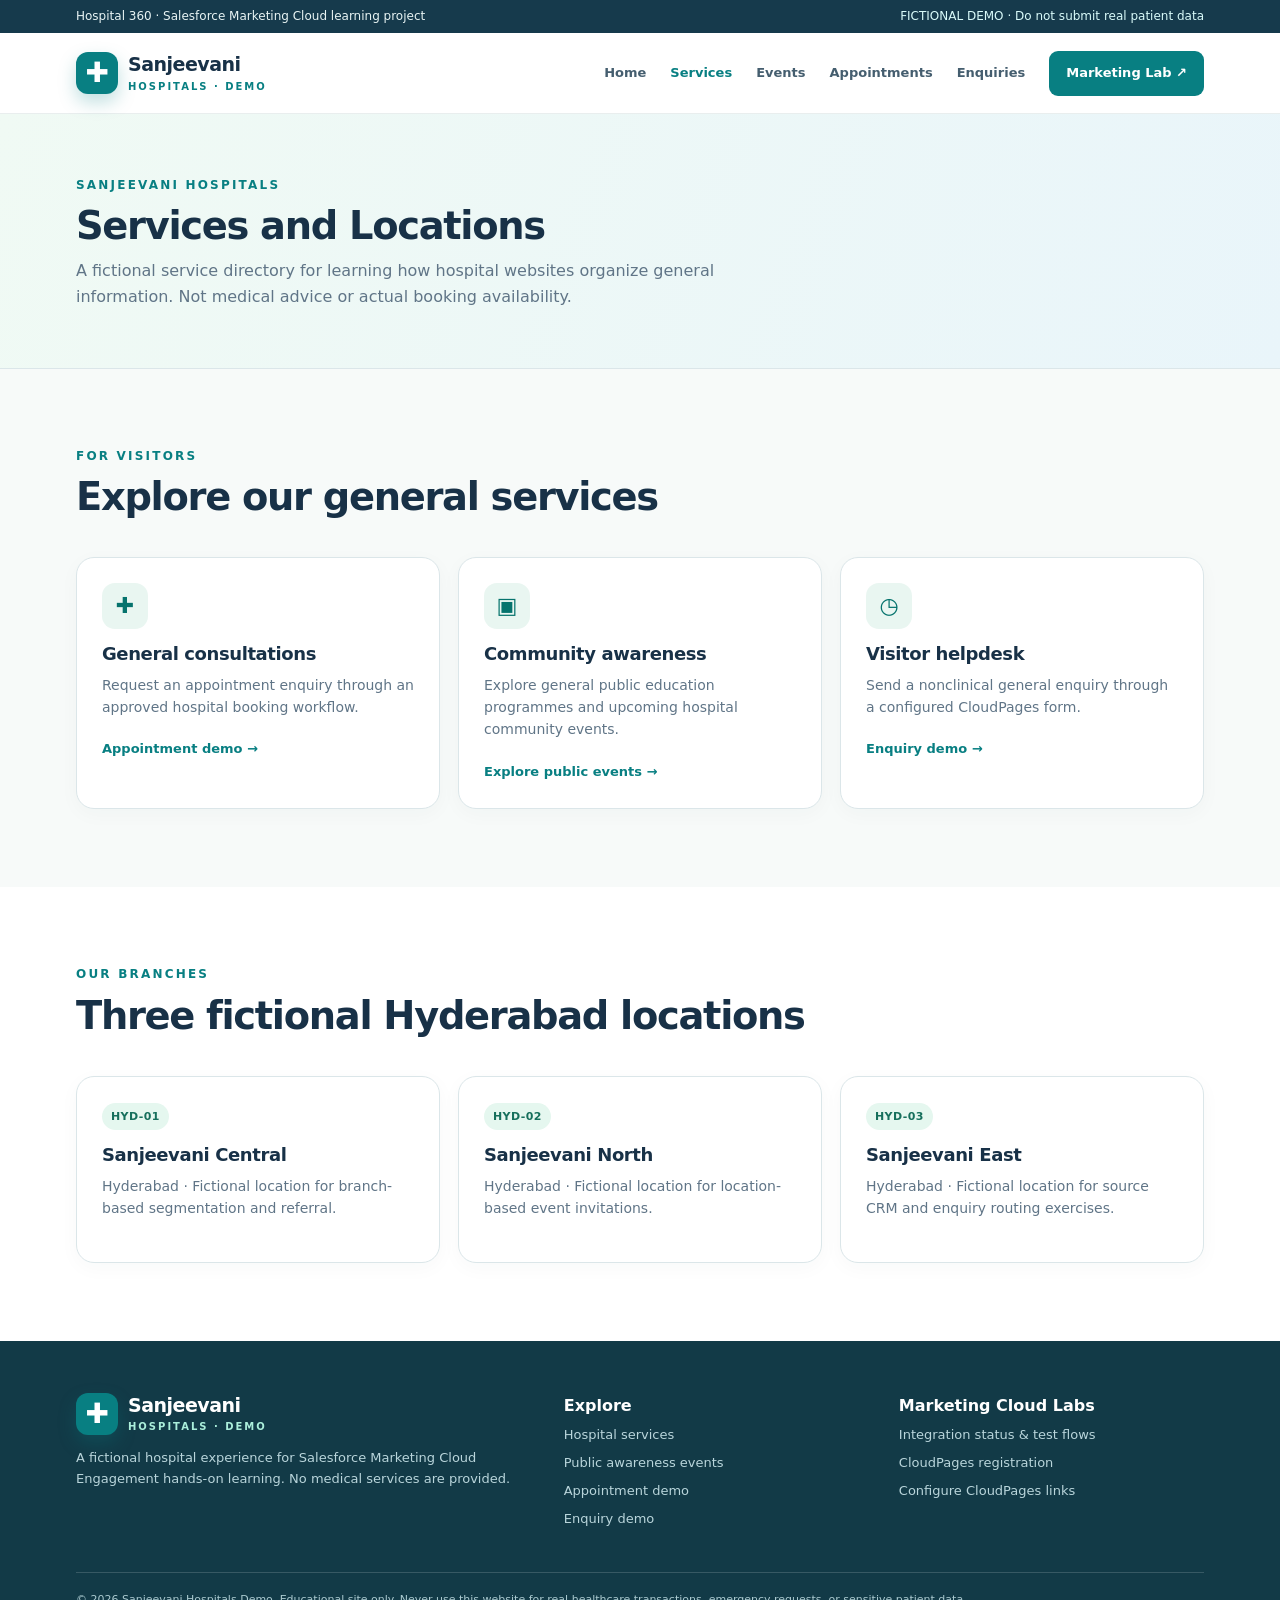
<file: services.html>
<!DOCTYPE html>
<html lang="en"><head><meta charset="utf-8"><meta name="viewport" content="width=device-width, initial-scale=1"><meta name="theme-color" content="#087f82"><meta name="description" content="A fictional Sanjeevani Hospitals website for Salesforce Marketing Cloud integration practice."><title>Services and Locations | Sanjeevani Hospitals Demo</title><link rel="stylesheet" href="assets/styles.css"></head><body><div class="utility"><div class="shell"><span>Hospital 360 · Salesforce Marketing Cloud learning project</span><span class="notice">FICTIONAL DEMO · Do not submit real patient data</span></div></div><header class="header"><div class="shell nav"><a class="logo" href="index.html"><span class="logo-mark" aria-hidden="true">✚</span><span>Sanjeevani <small>HOSPITALS · DEMO</small></span></a><button class="mobile-toggle" type="button" aria-label="Toggle navigation" aria-expanded="false">☰ Menu</button><nav class="menu" aria-label="Main navigation"><a class="" href="index.html">Home</a><a class="active" href="services.html">Services</a><a class="" href="events.html">Events</a><a class="" href="appointments.html">Appointments</a><a class="" href="enquiry.html">Enquiries</a><a class=" nav-cta" href="lab.html">Marketing Lab ↗</a></nav></div></header><main><div class="page-head"><div class="shell"><div class="eyebrow">Sanjeevani Hospitals</div><h1>Services and Locations</h1><p>A fictional service directory for learning how hospital websites organize general information. Not medical advice or actual booking availability.</p></div></div><section class="section"><div class="shell"><div class="section-head"><div><div class="eyebrow">For visitors</div><h2>Explore our general services</h2></div></div><div class="cards"><div class="card"><span class="icon-card">✚</span><h3>General consultations</h3><p>Request an appointment enquiry through an approved hospital booking workflow.</p><a class="card-link" href="appointments.html">Appointment demo →</a></div><div class="card"><span class="icon-card">▣</span><h3>Community awareness</h3><p>Explore general public education programmes and upcoming hospital community events.</p><a class="card-link" href="events.html">Explore public events →</a></div><div class="card"><span class="icon-card">◷</span><h3>Visitor helpdesk</h3><p>Send a nonclinical general enquiry through a configured CloudPages form.</p><a class="card-link" href="enquiry.html">Enquiry demo →</a></div></div></div></section><section class="section alt"><div class="shell"><div class="section-head"><div><div class="eyebrow">Our branches</div><h2>Three fictional Hyderabad locations</h2></div></div><div class="cards"><div class="card"><span class="pill">HYD-01</span><h3>Sanjeevani Central</h3><p>Hyderabad · Fictional location for branch-based segmentation and referral.</p></div><div class="card"><span class="pill">HYD-02</span><h3>Sanjeevani North</h3><p>Hyderabad · Fictional location for location-based event invitations.</p></div><div class="card"><span class="pill">HYD-03</span><h3>Sanjeevani East</h3><p>Hyderabad · Fictional location for source CRM and enquiry routing exercises.</p></div></div></div></section></main><footer class="footer"><div class="shell"><div class="footer-cols"><div><div class="logo"><span class="logo-mark">✚</span><span>Sanjeevani <small style="color:#abefdb">HOSPITALS · DEMO</small></span></div><p>A fictional hospital experience for Salesforce Marketing Cloud Engagement hands-on learning. No medical services are provided.</p></div><div><strong>Explore</strong><a href="services.html">Hospital services</a><a href="events.html">Public awareness events</a><a href="appointments.html">Appointment demo</a><a href="enquiry.html">Enquiry demo</a></div><div><strong>Marketing Cloud Labs</strong><a href="lab.html">Integration status & test flows</a><a href="events.html">CloudPages registration</a><a href="lab.html#integration-status">Configure CloudPages links</a></div></div><div class="copyright">© 2026 Sanjeevani Hospitals Demo. Educational site only. Never use this website for real healthcare transactions, emergency requests, or sensitive patient data.</div></div></footer><script src="assets/config.js"></script><script src="assets/site.js"></script></body></html>
</file>
<file: assets/styles.css>
:root{--ink:#183147;--muted:#607587;--line:#dbe6e9;--teal:#087f82;--teal-dark:#075c62;--blue:#216a9d;--mint:#def6ed;--paper:#f7faf9;--cream:#fff8ef;--white:#fff;--shadow:0 24px 72px rgba(16,53,69,.10);font-family:Inter,ui-sans-serif,system-ui,-apple-system,Segoe UI,Arial,sans-serif;color:var(--ink);background:var(--paper);scroll-behavior:smooth}*{box-sizing:border-box}body{margin:0;line-height:1.6}a{color:inherit}button,input,select,textarea{font:inherit}button{cursor:pointer}img{max-width:100%}.shell{max-width:1180px;margin:0 auto;padding:0 26px}.utility{font-size:12px;background:#163a4c;color:#e8f4f4}.utility .shell{display:flex;justify-content:space-between;padding-top:7px;padding-bottom:7px;gap:12px}.notice{color:#d9fbfa}.header{background:rgba(255,255,255,.97);border-bottom:1px solid #e9eeee;position:sticky;top:0;z-index:100;backdrop-filter:blur(12px)}.nav{display:flex;justify-content:space-between;align-items:center;min-height:80px;gap:18px}.logo{display:flex;gap:10px;align-items:center;text-decoration:none;font-size:19px;font-weight:800;line-height:1.14;letter-spacing:-.5px}.logo small{display:block;font-size:10px;letter-spacing:2px;color:var(--teal);font-weight:800;margin-top:5px}.logo-mark{background:var(--teal);color:white;width:42px;height:42px;border-radius:12px;display:flex;align-items:center;justify-content:center;font-size:28px;box-shadow:0 8px 18px #087f8240}.menu{display:flex;align-items:center;gap:24px}.menu a{font-size:13px;font-weight:700;text-decoration:none;color:#455e6f}.menu a:hover,.menu a.active{color:var(--teal)}.menu .nav-cta{color:#fff;background:var(--teal);padding:12px 17px;border-radius:9px}.menu .nav-cta:hover{color:#fff;background:var(--teal-dark)}.mobile-toggle{display:none;border:1px solid var(--line);background:#fff;border-radius:9px;padding:8px 12px}.eyebrow{font-size:12px;letter-spacing:2.2px;font-weight:800;color:var(--teal);text-transform:uppercase}.hero{position:relative;overflow:hidden;background:linear-gradient(110deg,#f4fbf7 7%,#eef8f6 65%,#e8f4fc);padding:80px 0 76px;border-bottom:1px solid var(--line)}.hero:before{position:absolute;content:"";height:660px;width:660px;right:-260px;top:-230px;background:radial-gradient(circle,#d7f3ec 0%,#d7f3ec00 70%)}.hero-grid{display:grid;grid-template-columns:1.08fr .92fr;align-items:center;gap:55px;position:relative}.hero h1{font-size:clamp(39px,4.1vw,61px);line-height:1.1;letter-spacing:-2.4px;margin:17px 0 20px;max-width:640px}.hero h1 span{color:var(--teal)}.lead{font-size:17px;color:#547080;max-width:555px;margin:0 0 28px}.actions{display:flex;align-items:center;flex-wrap:wrap;gap:12px}.btn{border:1px solid transparent;border-radius:10px;padding:12px 19px;text-decoration:none;display:inline-flex;align-items:center;justify-content:center;gap:9px;font-size:14px;font-weight:800;transition:.18s}.btn.primary{background:var(--teal);color:#fff;box-shadow:0 10px 20px #087f8222}.btn.primary:hover{background:var(--teal-dark);transform:translateY(-2px)}.btn.secondary{background:#fff;color:var(--teal-dark);border-color:#c9e4df}.btn.secondary:hover{border-color:var(--teal)}.btn.light{background:#fff;color:var(--teal-dark)}.trust{margin-top:32px;display:flex;flex-wrap:wrap;gap:15px;color:#587585;font-size:12px;font-weight:700}.trust span:before{content:'✓';margin-right:7px;color:var(--teal)}.illustration{position:relative;padding:20px 16px 22px 45px;min-height:410px}.hospital-art{width:100%;height:340px;border-radius:30px;background:linear-gradient(150deg,#bbf0e2,#dfeffb);border:10px solid white;box-shadow:var(--shadow);display:flex;align-items:center;justify-content:center;overflow:hidden}.hospital-art svg{width:100%;height:100%}.floating-tag{position:absolute;background:#fff;border:1px solid #e6f2ed;box-shadow:0 12px 30px #18314717;border-radius:13px;padding:12px 15px;font-weight:700;font-size:12px;display:flex;align-items:center;gap:10px}.floating-tag.left{left:0;top:70px}.floating-tag.right{right:-5px;bottom:13px}.bubble{width:31px;height:31px;display:grid;place-items:center;background:#dcf6ed;border-radius:9px;color:var(--teal)}.section{padding:78px 0}.section.alt{background:#fff}.section-head{display:flex;justify-content:space-between;align-items:end;gap:24px;margin-bottom:28px}.section h2,.page-head h1{font-size:clamp(29px,3vw,41px);letter-spacing:-1.3px;line-height:1.2;margin:8px 0 9px}.section-sub{color:var(--muted);max-width:630px;margin:0}.cards{display:grid;grid-template-columns:repeat(3,minmax(0,1fr));gap:18px}.card{background:#fff;border:1px solid var(--line);border-radius:18px;padding:25px;box-shadow:0 5px 20px rgba(27,61,71,.03)}.card h3{font-size:18px;letter-spacing:-.4px;line-height:1.32;margin:13px 0 8px}.card p{font-size:14px;color:var(--muted);margin:0 0 17px}.card .card-link{font-size:13px;text-decoration:none;font-weight:800;color:var(--teal)}.icon-card{display:inline-grid;place-items:center;width:46px;height:46px;background:#e9f6f1;color:#06736d;border-radius:13px;font-size:22px}.strip{background:var(--teal-dark);color:#fff;padding:35px 0}.strip-grid{display:grid;grid-template-columns:repeat(4,1fr);gap:22px}.stat{border-right:1px solid #ffffff36}.stat:last-child{border:0}.stat strong{display:block;font-size:27px;line-height:1.2}.stat span{font-size:12px;opacity:.81}.event-card{display:flex;flex-direction:column;overflow:hidden;padding:0}.event-image{height:166px;display:flex;align-items:end;padding:18px;font-size:13px;font-weight:800;letter-spacing:1px;color:#fff;background:linear-gradient(130deg,#0b5365,#279b9b)}.event-image.event-two{background:linear-gradient(130deg,#19517f,#98a6d5)}.event-image.event-three{background:linear-gradient(130deg,#526774,#edb07d)}.event-body{padding:24px}.event-card .tag,.pill{display:inline-block;background:#e5f7ef;color:#166f5c;font-size:11px;font-weight:800;letter-spacing:.4px;padding:5px 9px;border-radius:50px}.event-meta{color:#627a86;font-size:12px;margin:13px 0 16px}.feature-layout{display:grid;grid-template-columns:1fr 1fr;gap:55px;align-items:center}.feature-box{background:#e4f4f0;border-radius:22px;padding:35px}.feature-list{display:grid;gap:14px}.feature-row{background:#fff;border:1px solid var(--line);border-radius:13px;padding:15px;display:flex;gap:11px;align-items:center;font-size:14px;font-weight:750}.feature-row span{width:30px;height:30px;background:#e3f5f0;border-radius:8px;display:grid;place-items:center;color:var(--teal)}.page-head{background:linear-gradient(110deg,#f0faf4,#e9f5fa);padding:62px 0 58px;border-bottom:1px solid var(--line)}.page-head p{max-width:680px;margin:0;color:var(--muted)}.panel{border:1px solid var(--line);background:#fff;border-radius:20px;padding:26px}.two-col{display:grid;grid-template-columns:1fr 1fr;gap:24px}.form{display:grid;gap:17px}.field{display:grid;gap:5px}.field label{font-size:13px;font-weight:800;color:#344f5d}.field input,.field textarea,.field select{background:#fff;border:1px solid #cfdedc;border-radius:10px;padding:12px 13px;width:100%;color:var(--ink);outline-offset:3px}.field textarea{min-height:110px;resize:vertical}.hint{color:#687e86;font-size:12px;margin:0}.form .check-label{font-size:12px;color:var(--muted);display:flex;gap:9px;align-items:flex-start}.form input[type=checkbox]{width:17px;height:17px;accent-color:var(--teal);flex:none}.alert{padding:13px 15px;border:1px solid #cce5e1;border-radius:12px;background:#f0fbf7;font-size:13px;color:#245c55}.alert.warning{background:#fff9ea;color:#856122;border-color:#f2e3b8}.preview-msg{display:none;margin-top:15px}.preview-msg.show{display:block}.step-list{display:grid;gap:12px}.step{display:flex;align-items:flex-start;gap:12px}.step .step-number{width:34px;height:34px;background:#e8f5f1;color:var(--teal);font-weight:800;border-radius:9px;display:grid;place-items:center;flex:none}.step p{font-size:13px;color:var(--muted);margin:2px 0}.steps-title{font-size:14px;font-weight:800}.summary{background:var(--mint);padding:35px;border-radius:18px}.summary p{margin:0 0 20px;color:#466d6b}.flow-grid{display:grid;grid-template-columns:repeat(4,1fr);gap:12px}.flow-item{padding:18px;border:1px solid #cce4dc;border-radius:12px;background:#fff;text-align:center;font-size:13px;font-weight:750}.flow-item small{display:block;color:var(--muted);font-weight:500;margin-top:6px}.footer{background:#123a47;color:#ecf7f7;padding:52px 0 24px}.footer-cols{display:grid;grid-template-columns:1.5fr 1fr 1fr;gap:30px}.footer p,.footer a{font-size:13px;color:#b9d5db}.footer a{text-decoration:none;display:block;margin:7px 0}.footer strong{color:#fff}.copyright{margin-top:35px;border-top:1px solid #ffffff28;padding-top:18px;color:#abcad0;font-size:11px}.footer .logo{color:#fff}.status-ready{color:#19725b}.status-pending{color:#9a7116}.lab-table{width:100%;border-collapse:collapse;font-size:13px}.lab-table th,.lab-table td{padding:13px 12px;border-bottom:1px solid var(--line);text-align:left;vertical-align:top}.lab-table th{background:#f3faf8;color:#3f6d6d;font-size:12px}.lab-table tr:last-child td{border-bottom:none}.info-box{border-left:4px solid var(--teal);padding:15px 17px;background:#ecf9f4;border-radius:0 11px 11px 0;font-size:13px}.page-title-row{margin-bottom:25px}.mono{font-family:ui-monospace,SFMono-Regular,Consolas,monospace;font-size:.92em;overflow-wrap:anywhere}.small-heading{margin:0 0 12px;font-size:20px}.event-card p{min-height:62px}@media(max-width:900px){.menu{gap:13px}.menu a{font-size:12px}.hero-grid,.feature-layout{grid-template-columns:1fr}.illustration{max-width:560px;margin:auto;width:100%;padding:10px}.cards{grid-template-columns:repeat(2,minmax(0,1fr))}.strip-grid{grid-template-columns:repeat(2,1fr)}.stat:nth-child(2){border:none}.flow-grid{grid-template-columns:repeat(2,1fr)}}@media(max-width:650px){.utility{font-size:10px}.utility .shell{flex-direction:column;gap:0}.shell{padding:0 18px}.nav{min-height:68px}.mobile-toggle{display:block}.menu{display:none;position:absolute;top:68px;left:0;right:0;padding:20px;background:#fff;box-shadow:var(--shadow);flex-direction:column;align-items:stretch}.menu.open{display:flex}.menu a{padding:7px;font-size:14px}.hero{padding:50px 0}.hero h1{font-size:38px}.lead{font-size:15px}.illustration{min-height:280px}.hospital-art{height:250px}.floating-tag{font-size:10px;padding:7px}.floating-tag.left{top:29px}.floating-tag.right{bottom:0}.section{padding:48px 0}.section-head{display:block}.cards,.two-col,.footer-cols,.flow-grid{grid-template-columns:1fr}.strip-grid{gap:20px}.footer-cols{gap:22px}.stat{border:0}.page-head{padding:45px 0}.panel{padding:19px}.hero h1{letter-spacing:-1px}}
</file>
